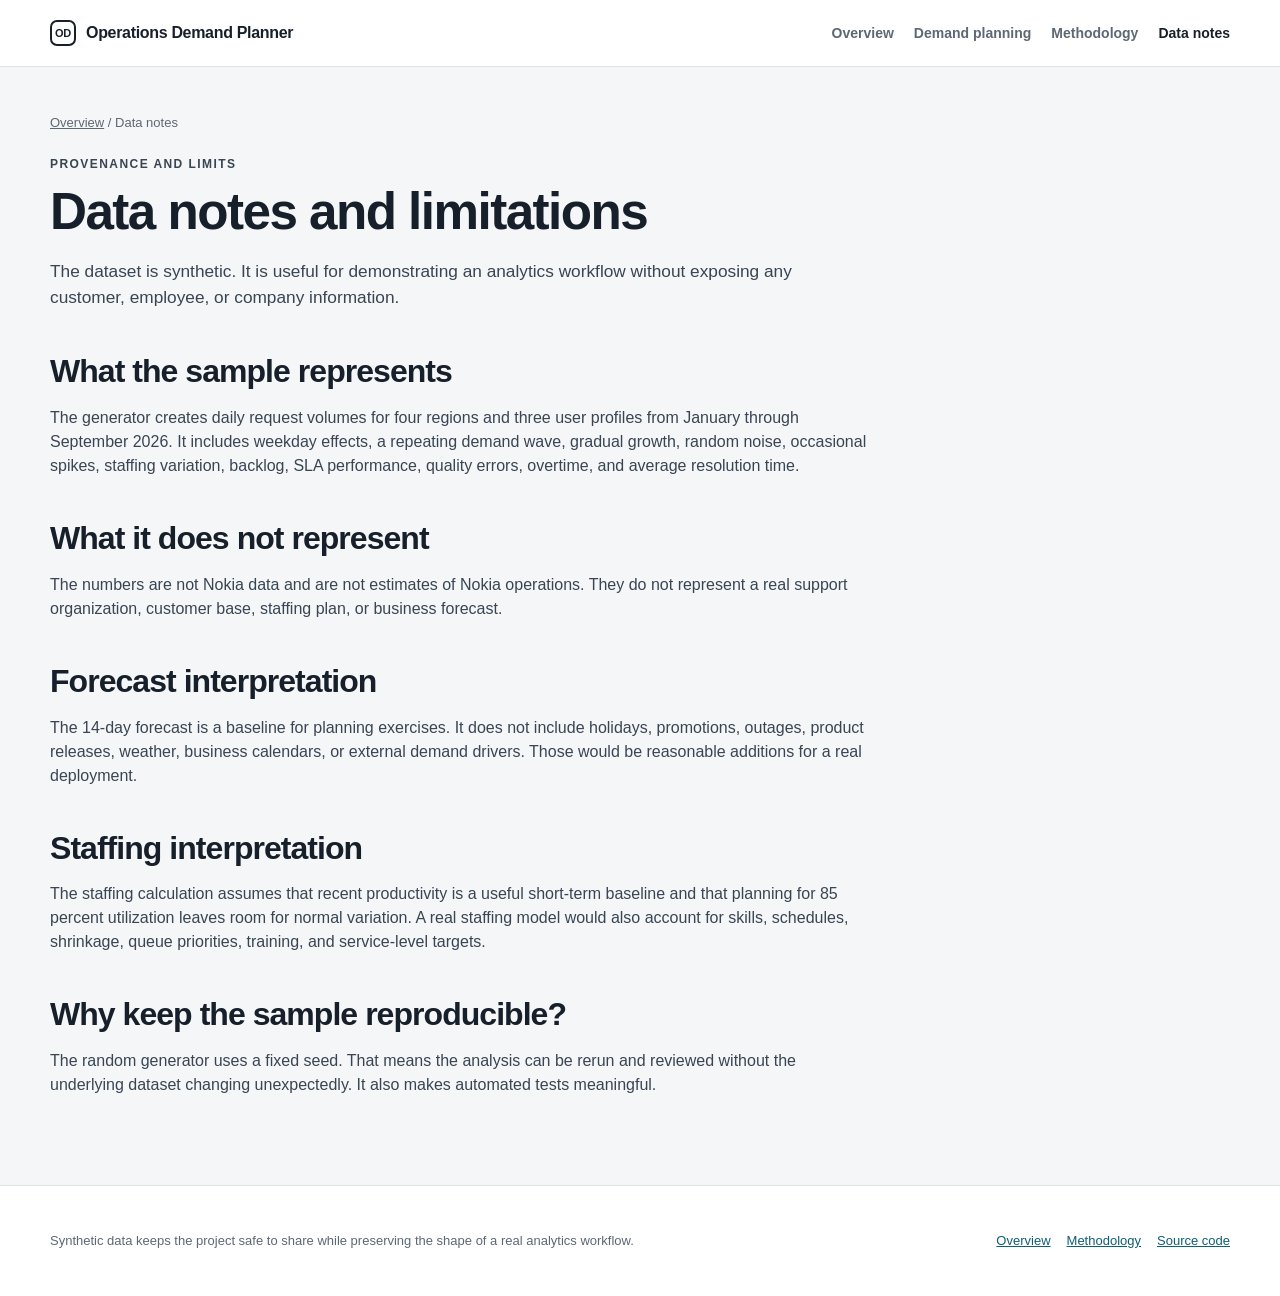
<file: site/data-notes/index.html>
<!doctype html>
<html lang="en-CA">
<head>
  <meta charset="utf-8"><meta name="viewport" content="width=device-width, initial-scale=1">
  <title>Data Notes and Limitations | Operations Demand Planner</title>
  <meta name="description" content="Data provenance, assumptions, limitations, and interpretation notes for the Operations Demand Planner sample dataset and forecasts.">
  <link rel="canonical" href="https://utsav7123.github.io/operations-demand-planner/data-notes/">
  <link rel="icon" href="../assets/favicon.svg" type="image/svg+xml"><link rel="stylesheet" href="../assets/styles.css">
  <meta property="og:type" content="article"><meta property="og:title" content="Operations Demand Planner Data Notes"><meta property="og:description" content="What the sample data represents, what it does not represent, and how to interpret the forecast."><meta property="og:url" content="https://utsav7123.github.io/operations-demand-planner/data-notes/"><meta property="og:image" content="https://utsav7123.github.io/operations-demand-planner/assets/social-card.svg"><meta property="og:image:type" content="image/svg+xml"><meta property="og:image:width" content="1200"><meta property="og:image:height" content="630">
  <script type="application/ld+json">{"@context":"https://schema.org","@type":"BreadcrumbList","itemListElement":[{"@type":"ListItem","position":1,"name":"Overview","item":"https://utsav7123.github.io/operations-demand-planner/"},{"@type":"ListItem","position":2,"name":"Data notes","item":"https://utsav7123.github.io/operations-demand-planner/data-notes/"}]}</script>
</head>
<body>
  <a class="skip-link" href="#main">Skip to content</a>
  <header class="site-header"><div class="header-inner"><a class="brand" href="../"><span class="brand-mark" aria-hidden="true">OD</span><span>Operations Demand Planner</span></a><nav class="site-nav" aria-label="Primary navigation"><a href="../">Overview</a><a href="../demand-planning/">Demand planning</a><a href="../methodology/">Methodology</a><a href="./" aria-current="page">Data notes</a></nav></div></header>
  <main id="main"><nav class="breadcrumbs" aria-label="Breadcrumb"><a href="../">Overview</a> / Data notes</nav><article class="article"><p class="eyebrow">Provenance and limits</p><h1>Data notes and limitations</h1><p class="lede">The dataset is synthetic. It is useful for demonstrating an analytics workflow without exposing any customer, employee, or company information.</p>
    <h2>What the sample represents</h2><p>The generator creates daily request volumes for four regions and three user profiles from January through September 2026. It includes weekday effects, a repeating demand wave, gradual growth, random noise, occasional spikes, staffing variation, backlog, SLA performance, quality errors, overtime, and average resolution time.</p>
    <h2>What it does not represent</h2><p>The numbers are not Nokia data and are not estimates of Nokia operations. They do not represent a real support organization, customer base, staffing plan, or business forecast.</p>
    <h2>Forecast interpretation</h2><p>The 14-day forecast is a baseline for planning exercises. It does not include holidays, promotions, outages, product releases, weather, business calendars, or external demand drivers. Those would be reasonable additions for a real deployment.</p>
    <h2>Staffing interpretation</h2><p>The staffing calculation assumes that recent productivity is a useful short-term baseline and that planning for 85 percent utilization leaves room for normal variation. A real staffing model would also account for skills, schedules, shrinkage, queue priorities, training, and service-level targets.</p>
    <h2>Why keep the sample reproducible?</h2><p>The random generator uses a fixed seed. That means the analysis can be rerun and reviewed without the underlying dataset changing unexpectedly. It also makes automated tests meaningful.</p>
  </article></main>
  <footer class="site-footer"><div class="inner"><div>Synthetic data keeps the project safe to share while preserving the shape of a real analytics workflow.</div><div class="footer-links"><a href="../">Overview</a><a href="../methodology/">Methodology</a><a href="https://github.com/utsav7123/operations-demand-planner">Source code</a></div></div></footer>
</body>
</html>
</file>
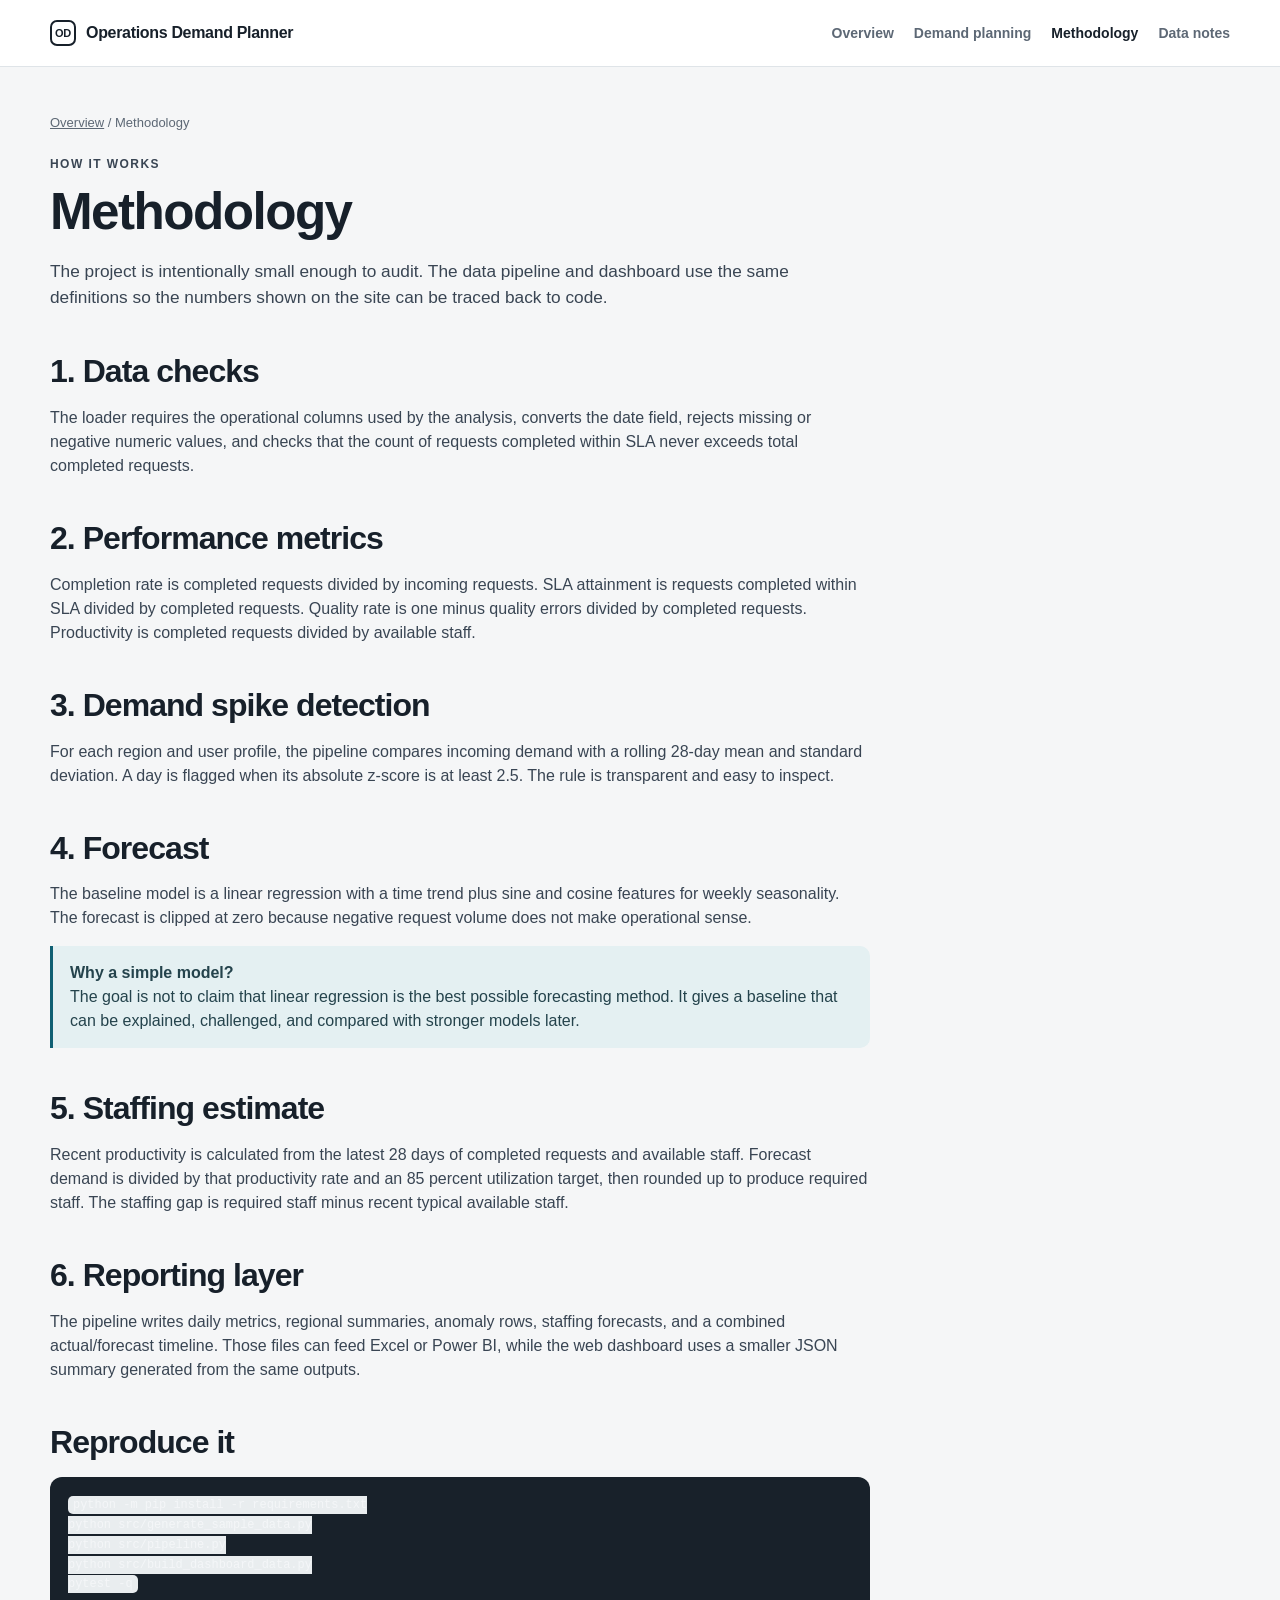
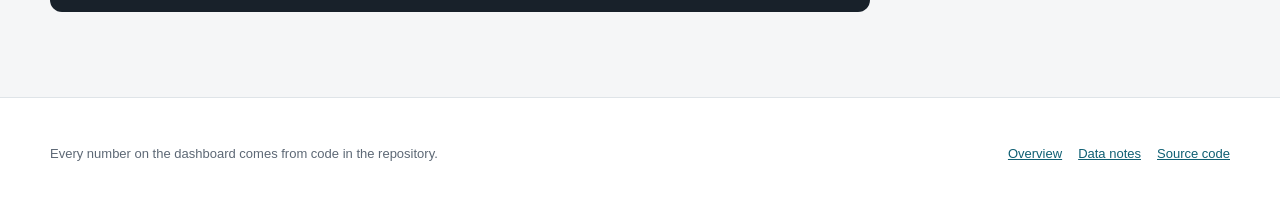
<file: site/methodology/index.html>
<!doctype html>
<html lang="en-CA">
<head>
  <meta charset="utf-8"><meta name="viewport" content="width=device-width, initial-scale=1">
  <title>Methodology | Operations Demand Planner</title>
  <meta name="description" content="How the Operations Demand Planner validates data, calculates KPIs, detects demand spikes, forecasts demand, and estimates staffing requirements.">
  <link rel="canonical" href="https://utsav7123.github.io/operations-demand-planner/methodology/">
  <link rel="icon" href="../assets/favicon.svg" type="image/svg+xml"><link rel="stylesheet" href="../assets/styles.css">
  <meta property="og:type" content="article"><meta property="og:title" content="Operations Demand Planner Methodology"><meta property="og:description" content="The data validation, KPI, anomaly, forecast, and staffing logic behind the dashboard."><meta property="og:url" content="https://utsav7123.github.io/operations-demand-planner/methodology/"><meta property="og:image" content="https://utsav7123.github.io/operations-demand-planner/assets/social-card.svg"><meta property="og:image:type" content="image/svg+xml"><meta property="og:image:width" content="1200"><meta property="og:image:height" content="630">
  <script type="application/ld+json">{"@context":"https://schema.org","@type":"BreadcrumbList","itemListElement":[{"@type":"ListItem","position":1,"name":"Overview","item":"https://utsav7123.github.io/operations-demand-planner/"},{"@type":"ListItem","position":2,"name":"Methodology","item":"https://utsav7123.github.io/operations-demand-planner/methodology/"}]}</script>
</head>
<body>
  <a class="skip-link" href="#main">Skip to content</a>
  <header class="site-header"><div class="header-inner"><a class="brand" href="../"><span class="brand-mark" aria-hidden="true">OD</span><span>Operations Demand Planner</span></a><nav class="site-nav" aria-label="Primary navigation"><a href="../">Overview</a><a href="../demand-planning/">Demand planning</a><a href="./" aria-current="page">Methodology</a><a href="../data-notes/">Data notes</a></nav></div></header>
  <main id="main"><nav class="breadcrumbs" aria-label="Breadcrumb"><a href="../">Overview</a> / Methodology</nav><article class="article"><p class="eyebrow">How it works</p><h1>Methodology</h1><p class="lede">The project is intentionally small enough to audit. The data pipeline and dashboard use the same definitions so the numbers shown on the site can be traced back to code.</p>
    <h2>1. Data checks</h2><p>The loader requires the operational columns used by the analysis, converts the date field, rejects missing or negative numeric values, and checks that the count of requests completed within SLA never exceeds total completed requests.</p>
    <h2>2. Performance metrics</h2><p>Completion rate is completed requests divided by incoming requests. SLA attainment is requests completed within SLA divided by completed requests. Quality rate is one minus quality errors divided by completed requests. Productivity is completed requests divided by available staff.</p>
    <h2>3. Demand spike detection</h2><p>For each region and user profile, the pipeline compares incoming demand with a rolling 28-day mean and standard deviation. A day is flagged when its absolute z-score is at least 2.5. The rule is transparent and easy to inspect.</p>
    <h2>4. Forecast</h2><p>The baseline model is a linear regression with a time trend plus sine and cosine features for weekly seasonality. The forecast is clipped at zero because negative request volume does not make operational sense.</p>
    <div class="callout"><strong>Why a simple model?</strong><br>The goal is not to claim that linear regression is the best possible forecasting method. It gives a baseline that can be explained, challenged, and compared with stronger models later.</div>
    <h2>5. Staffing estimate</h2><p>Recent productivity is calculated from the latest 28 days of completed requests and available staff. Forecast demand is divided by that productivity rate and an 85 percent utilization target, then rounded up to produce required staff. The staffing gap is required staff minus recent typical available staff.</p>
    <h2>6. Reporting layer</h2><p>The pipeline writes daily metrics, regional summaries, anomaly rows, staffing forecasts, and a combined actual/forecast timeline. Those files can feed Excel or Power BI, while the web dashboard uses a smaller JSON summary generated from the same outputs.</p>
    <h2>Reproduce it</h2><pre><code>python -m pip install -r requirements.txt
python src/generate_sample_data.py
python src/pipeline.py
python src/build_dashboard_data.py
pytest -q</code></pre>
  </article></main>
  <footer class="site-footer"><div class="inner"><div>Every number on the dashboard comes from code in the repository.</div><div class="footer-links"><a href="../">Overview</a><a href="../data-notes/">Data notes</a><a href="https://github.com/utsav7123/operations-demand-planner">Source code</a></div></div></footer>
</body>
</html>
</file>
<file: site/assets/styles.css>
:root {
  color-scheme: light;
  --ink: #17202a;
  --muted: #5d6875;
  --line: #dfe4e8;
  --paper: #f5f6f7;
  --panel: #ffffff;
  --accent: #0f5f73;
  --accent-soft: #e4f0f2;
  --warn: #9a5b00;
  --danger: #9b2c2c;
  --ok: #2d6a4f;
  --max: 1180px;
  --shadow: 0 10px 30px rgba(23, 32, 42, 0.06);
}

* { box-sizing: border-box; }
html { scroll-behavior: smooth; }
body { margin: 0; background: var(--paper); color: var(--ink); font-family: Inter, ui-sans-serif, -apple-system, BlinkMacSystemFont, "Segoe UI", sans-serif; line-height: 1.5; }
a { color: var(--accent); }
a:hover { text-decoration-thickness: 2px; }
.skip-link { position: absolute; left: 12px; top: -50px; z-index: 100; padding: 10px 14px; background: var(--ink); color: white; }
.skip-link:focus { top: 12px; }
.site-header { background: rgba(255, 255, 255, 0.94); border-bottom: 1px solid var(--line); position: sticky; top: 0; z-index: 20; backdrop-filter: blur(8px); }
.header-inner, main, .site-footer .inner { width: min(calc(100% - 32px), var(--max)); margin-inline: auto; }
.header-inner { min-height: 66px; display: flex; align-items: center; justify-content: space-between; gap: 24px; }
.brand { display: inline-flex; align-items: center; gap: 10px; text-decoration: none; color: var(--ink); font-weight: 750; letter-spacing: -0.02em; }
.brand-mark { width: 26px; height: 26px; border: 2px solid var(--ink); border-radius: 7px; display: grid; place-items: center; font-size: 11px; }
.site-nav { display: flex; gap: 20px; flex-wrap: wrap; }
.site-nav a { color: var(--muted); text-decoration: none; font-size: 14px; font-weight: 650; }
.site-nav a[aria-current="page"] { color: var(--ink); }
main { padding: 46px 0 72px; }
.eyebrow { text-transform: uppercase; letter-spacing: 0.12em; font-size: 12px; font-weight: 800; color: var(--accent); margin: 0 0 10px; }
h1, h2, h3 { letter-spacing: -0.03em; line-height: 1.15; }
h1 { font-size: clamp(2.2rem, 5vw, 4.4rem); max-width: 900px; margin: 0; }
h2 { font-size: clamp(1.45rem, 2.5vw, 2.05rem); margin: 0 0 16px; }
h3 { font-size: 1rem; margin: 0; }
.lede { max-width: 760px; color: var(--muted); font-size: 1.08rem; margin: 18px 0 0; }
.hero-meta { margin-top: 24px; display: flex; gap: 10px; flex-wrap: wrap; color: var(--muted); font-size: 13px; }
.pill { border: 1px solid var(--line); background: var(--panel); padding: 7px 10px; border-radius: 999px; }
.dashboard-status { margin-top: 30px; padding: 12px 14px; border: 1px solid var(--line); border-radius: 10px; background: var(--panel); color: var(--muted); font-size: 14px; }
.dashboard-status[data-state="error"] { border-color: #e6b8b8; color: var(--danger); }
.metric-grid { margin-top: 22px; display: grid; grid-template-columns: repeat(4, minmax(0, 1fr)); gap: 12px; }
.metric { background: var(--panel); border: 1px solid var(--line); border-radius: 14px; padding: 18px; box-shadow: var(--shadow); }
.metric-label { color: var(--muted); font-size: 13px; font-weight: 650; }
.metric-value { margin-top: 8px; font-size: 1.85rem; font-weight: 800; letter-spacing: -0.04em; }
.metric-note { margin-top: 6px; color: var(--muted); font-size: 12px; }
.section { margin-top: 54px; }
.section-heading { display: flex; align-items: end; justify-content: space-between; gap: 24px; margin-bottom: 14px; }
.section-heading p { margin: 0; color: var(--muted); max-width: 560px; }
.panel-grid { display: grid; grid-template-columns: 1.45fr 0.95fr; gap: 14px; }
.panel-grid.equal { grid-template-columns: 1fr 1fr; }
.panel { background: var(--panel); border: 1px solid var(--line); border-radius: 14px; padding: 20px; box-shadow: var(--shadow); min-width: 0; }
.panel-header { display: flex; align-items: start; justify-content: space-between; gap: 16px; margin-bottom: 14px; }
.panel-kicker { color: var(--muted); font-size: 12px; margin-top: 3px; }
.chart { width: 100%; min-height: 280px; }
.chart svg { width: 100%; height: auto; display: block; overflow: visible; }
.chart-empty { min-height: 260px; display: grid; place-items: center; color: var(--muted); }
.chart-legend { display: flex; gap: 14px; flex-wrap: wrap; font-size: 12px; color: var(--muted); }
.legend-item { display: inline-flex; align-items: center; gap: 6px; }
.legend-dot { width: 8px; height: 8px; border-radius: 50%; background: var(--accent); }
.legend-dot.secondary { background: #7b8793; }
.table-wrap { overflow-x: auto; }
table { width: 100%; border-collapse: collapse; font-size: 14px; }
th, td { padding: 11px 10px; border-bottom: 1px solid var(--line); text-align: right; white-space: nowrap; }
th { font-size: 12px; text-transform: uppercase; letter-spacing: 0.05em; color: var(--muted); font-weight: 750; }
th:first-child, td:first-child { text-align: left; }
tbody tr:last-child td { border-bottom: 0; }
.status { font-weight: 750; }
.status.positive { color: var(--danger); }
.status.neutral { color: var(--muted); }
.status.negative { color: var(--ok); }
.insight-list { margin: 0; padding: 0; list-style: none; display: grid; gap: 12px; }
.insight-list li { padding: 14px 0; border-bottom: 1px solid var(--line); }
.insight-list li:last-child { border-bottom: 0; }
.insight-list strong { display: block; margin-bottom: 4px; }
.insight-list span { color: var(--muted); font-size: 14px; }
.breadcrumbs { font-size: 13px; color: var(--muted); margin-bottom: 22px; }
.breadcrumbs a { color: inherit; }
.article { max-width: 820px; }
.article h1 { font-size: clamp(2.25rem, 4vw, 3.6rem); }
.article h2 { margin-top: 42px; }
.article p, .article li { color: #394553; }
.article code { background: #e9edef; border-radius: 5px; padding: 2px 5px; font-size: 0.92em; }
.article pre { overflow-x: auto; background: #18212a; color: #f4f6f8; padding: 18px; border-radius: 12px; }
.callout { border-left: 3px solid var(--accent); background: var(--accent-soft); padding: 15px 17px; border-radius: 0 10px 10px 0; color: #24434c; }
.site-footer { border-top: 1px solid var(--line); background: var(--panel); }
.site-footer .inner { min-height: 110px; display: flex; align-items: center; justify-content: space-between; gap: 24px; color: var(--muted); font-size: 13px; }
.footer-links { display: flex; gap: 16px; flex-wrap: wrap; }
.not-found { min-height: 60vh; display: grid; align-content: center; max-width: 700px; }
.not-found h1 { font-size: clamp(4rem, 15vw, 9rem); }
@media (max-width: 900px) {
  .metric-grid { grid-template-columns: repeat(2, minmax(0, 1fr)); }
  .panel-grid, .panel-grid.equal { grid-template-columns: 1fr; }
  .section-heading { display: block; }
  .section-heading p { margin-top: 8px; }
}
@media (max-width: 650px) {
  .header-inner { align-items: flex-start; padding: 14px 0; flex-direction: column; gap: 10px; }
  .site-nav { gap: 14px; }
  main { padding-top: 34px; }
  .metric-grid { grid-template-columns: 1fr; }
  .panel { padding: 16px; }
  .site-footer .inner { align-items: flex-start; flex-direction: column; justify-content: center; padding: 24px 0; }
}
</file>
